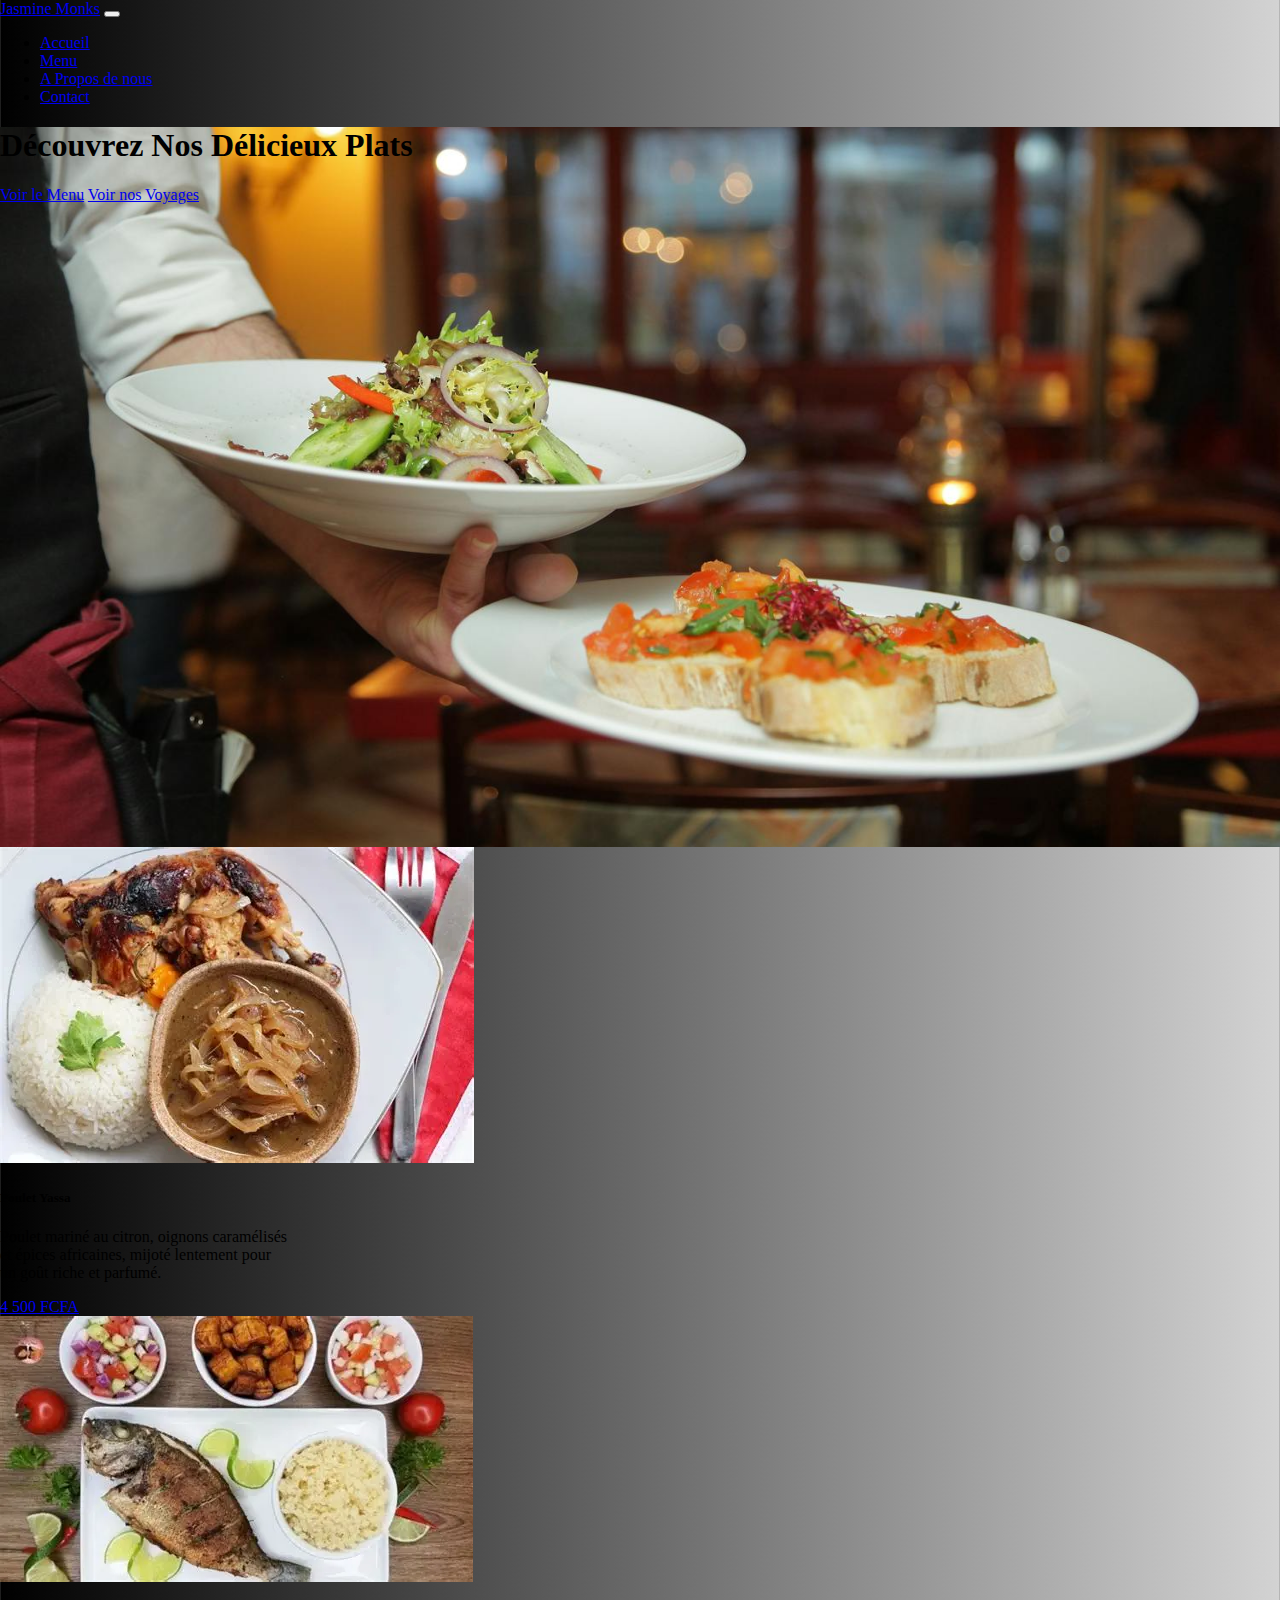
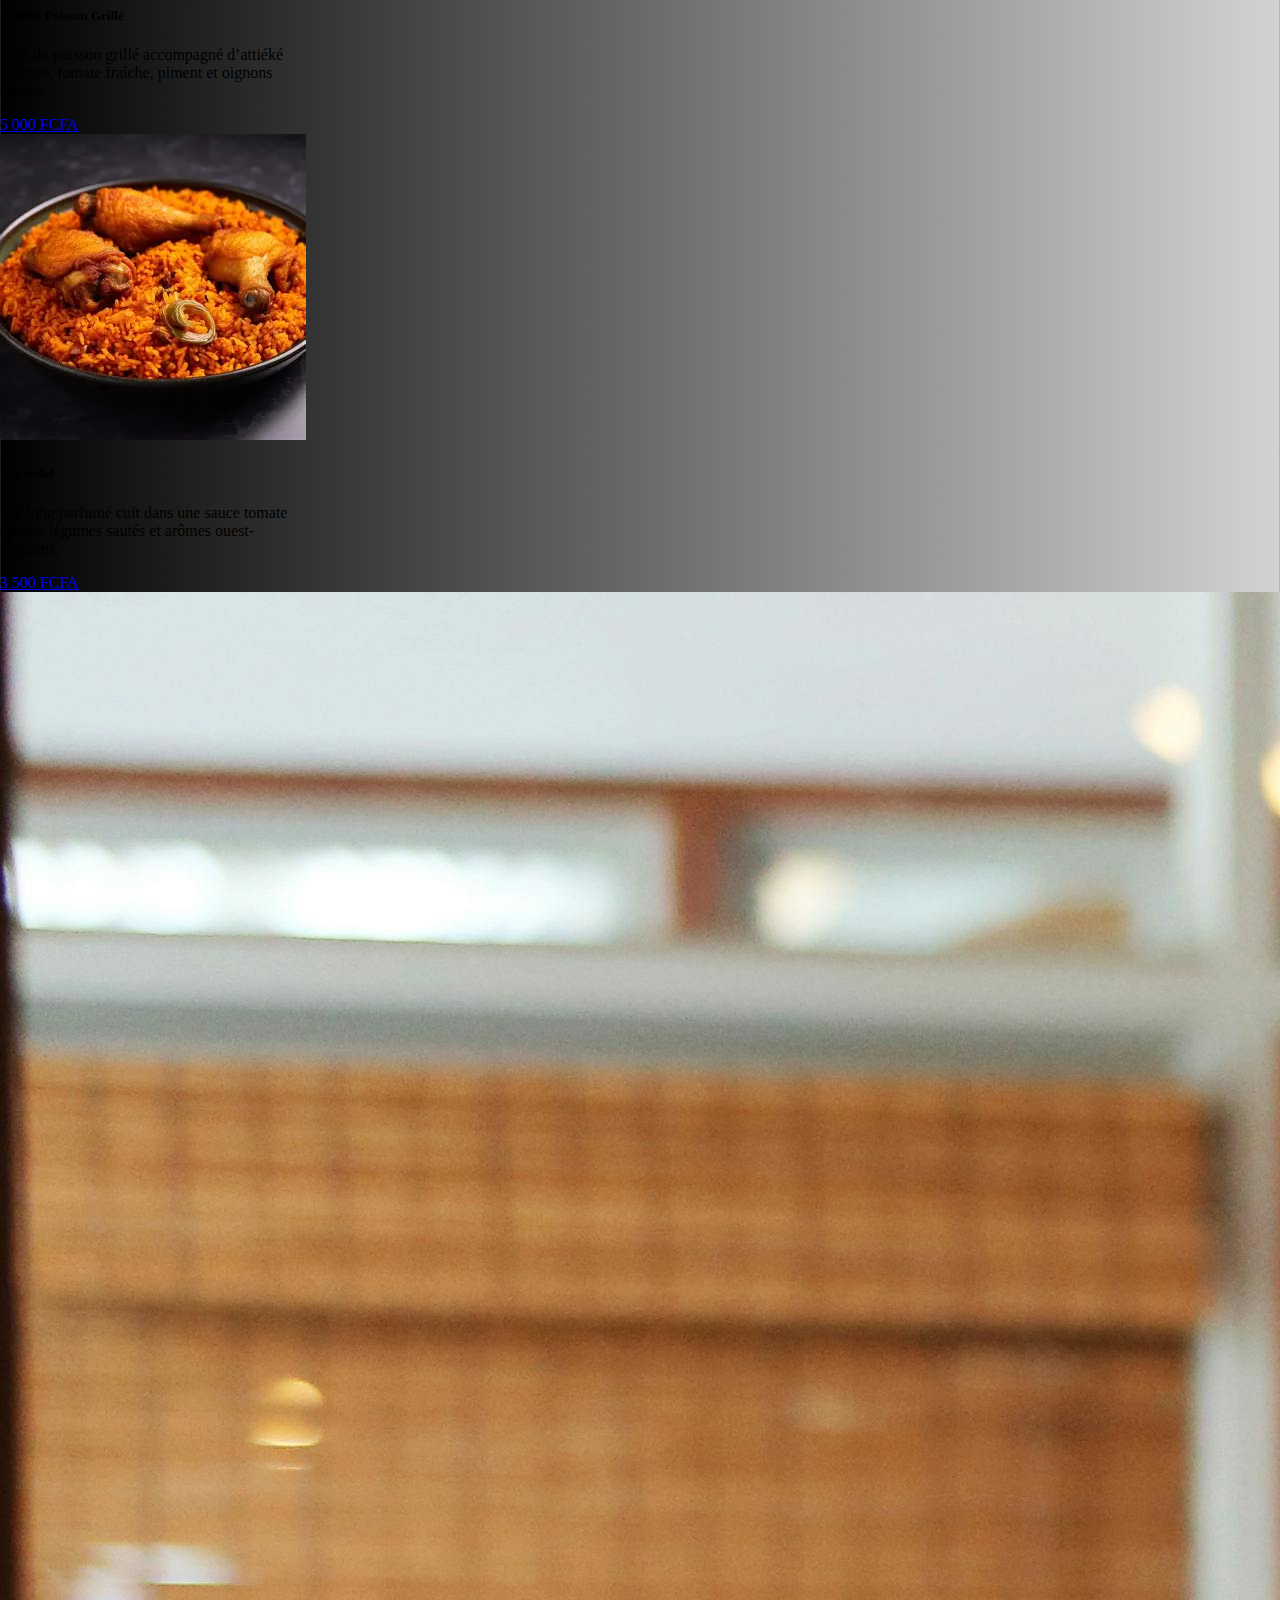
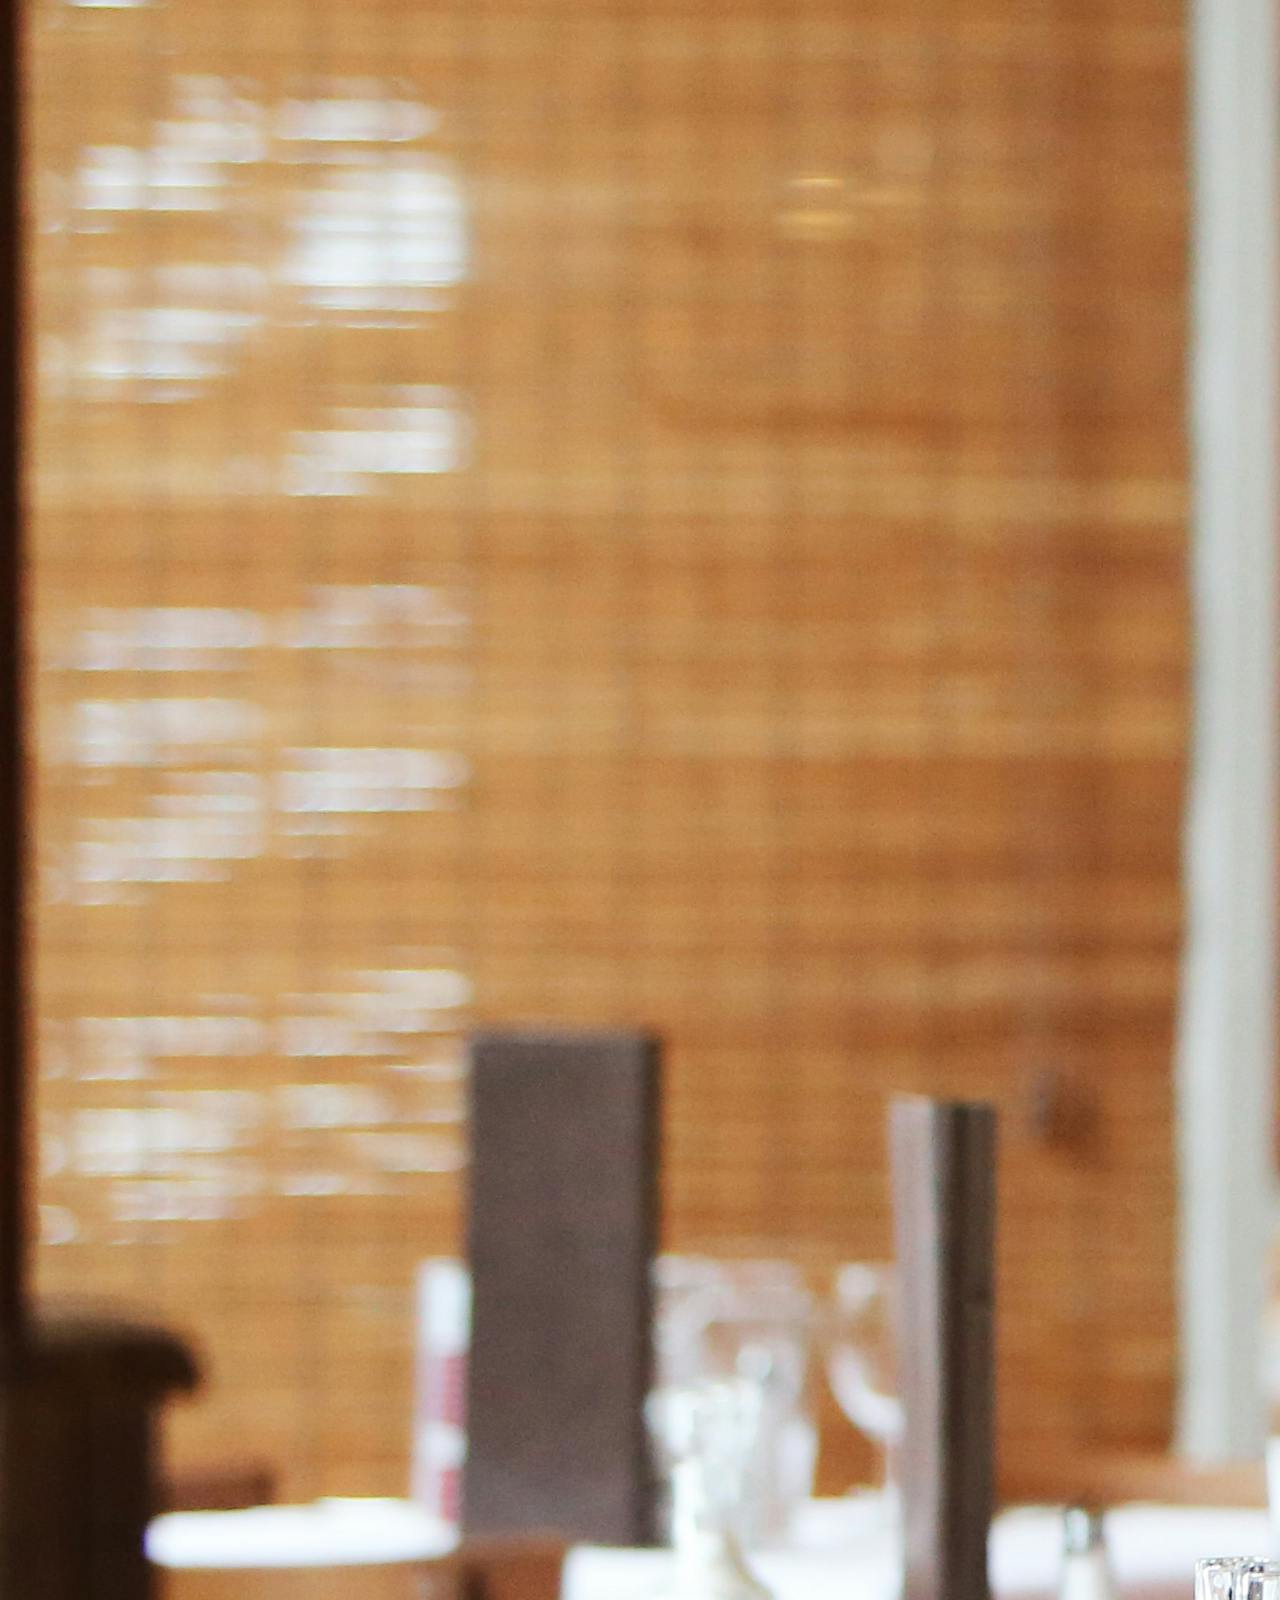
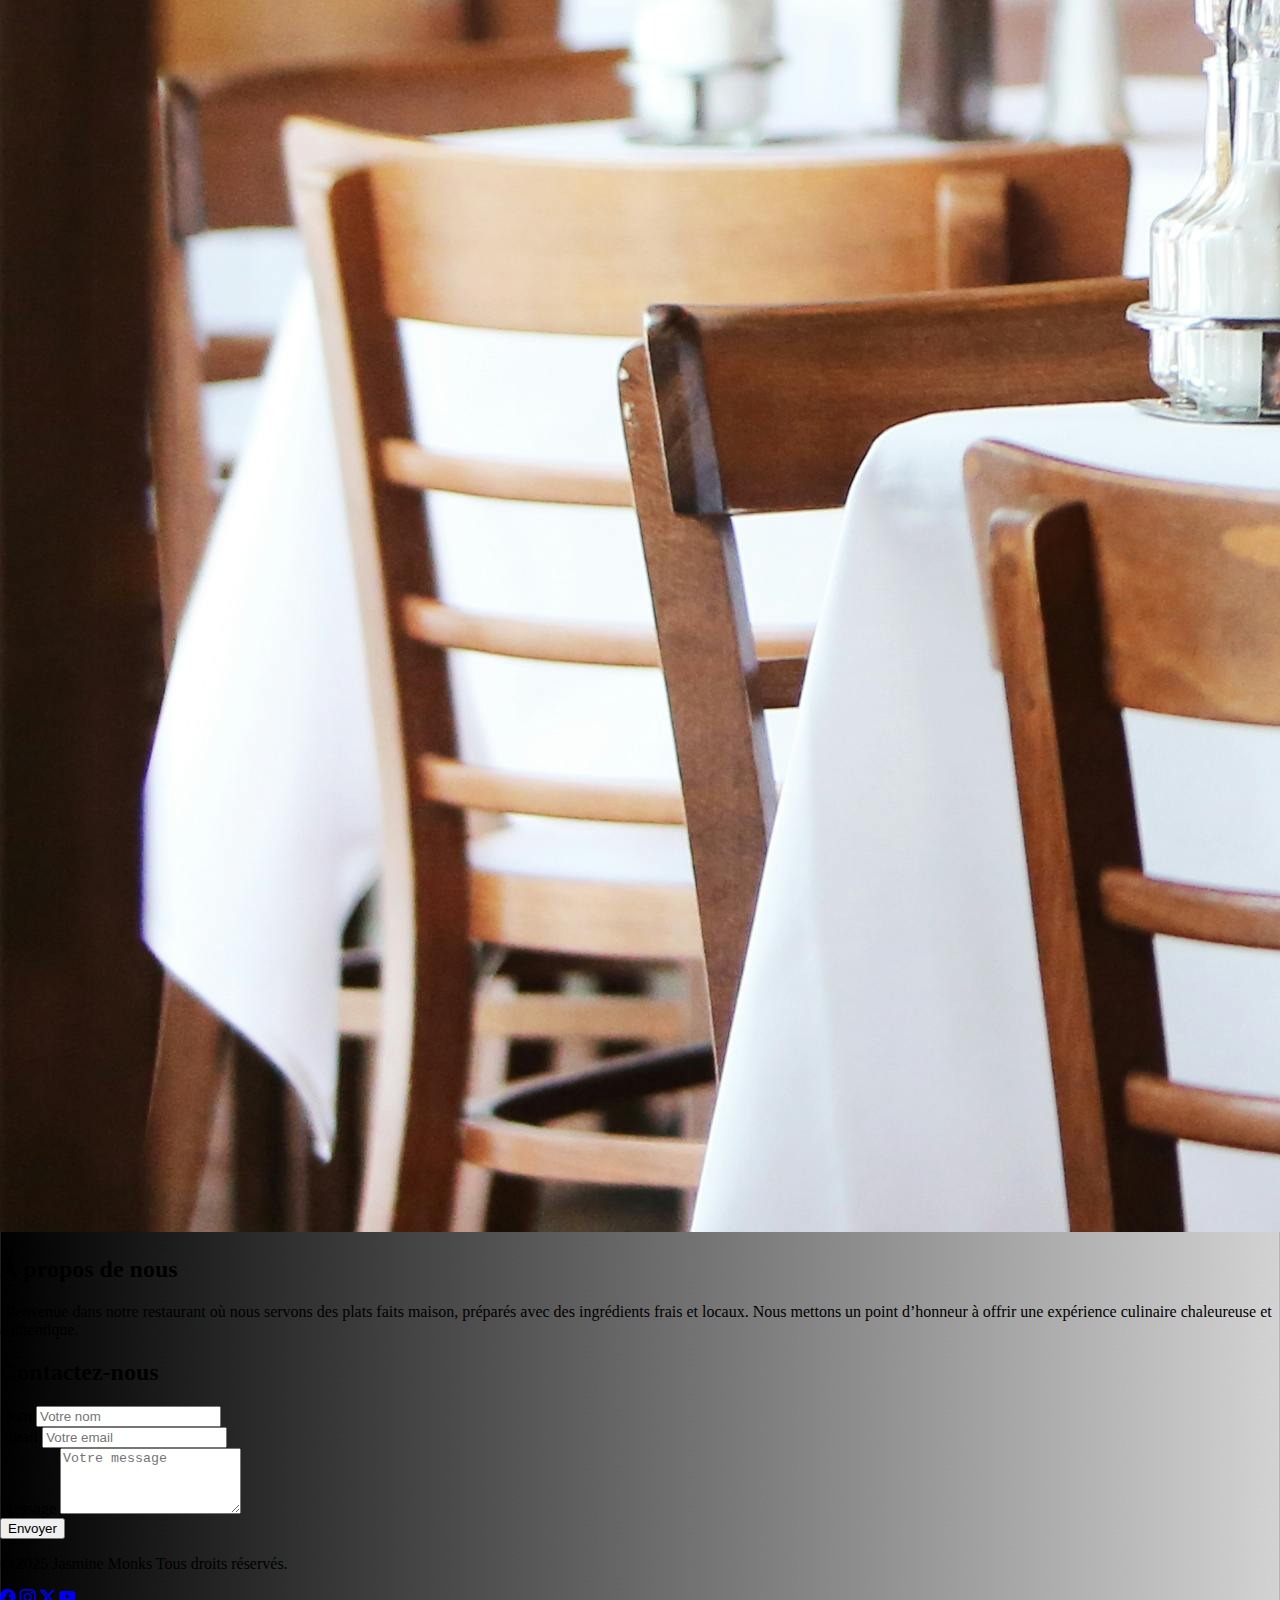
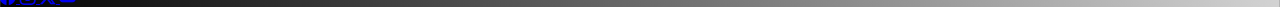
<file: index.html>
<!DOCTYPE html>
<html lang="en">
  <head>
    <meta charset="UTF-8" />
    <meta name="viewport" content="width=device-width, initial-scale=1.0" />
    <title>Document</title>
    <link rel="stylesheet" href="style.css" />
    <link
      href="https://cdn.jsdelivr.net/npm/bootstrap@5.3.8/dist/css/bootstrap.min.css"
      rel="stylesheet"
      integrity="sha384-sRIl4kxILFvY47J16cr9ZwB07vP4J8+LH7qKQnuqkuIAvNWLzeN8tE5YBujZqJLB"
      crossorigin="anonymous"
    />
    <link
      rel="stylesheet"
      href="https://cdn.jsdelivr.net/npm/bootstrap-icons@1.11.1/font/bootstrap-icons.css"
    />
  </head>
  <body>
    <header>
      <nav class="navbar navbar-expand-lg bg-body-tertiary">
        <div class="container-fluid">
          <a class="navbar-brand" href="#">Jasmine Monks</a>
          <button
            class="navbar-toggler"
            type="button"
            data-bs-toggle="collapse"
            data-bs-target="#navbarNav"
            aria-controls="navbarNav"
            aria-expanded="false"
            aria-label="Toggle navigation"
          >
            <span class="navbar-toggler-icon"></span>
          </button>
          <div
            class="collapse navbar-collapse container"
            id="navbarNav"
            style="justify-content: center"
          >
            <ul class="navbar-nav">
              <li class="nav-item">
                <a class="nav-link active" aria-current="page" href="#Heros"
                  >Accueil</a
                >
              </li>
              <li class="nav-item">
                <a class="nav-link" href="#menu">Menu</a>
              </li>
              <li class="nav-item">
                <a class="nav-link" href="#Apropos">A Propos de nous</a>
              </li>
              <li class="nav-item">
                <a class="nav-link" href="#contact">Contact</a>
              </li>
            </ul>
          </div>
        </div>
      </nav>
    </header>

    <section
      class="hero1 d-flex justify-content-center align-items-center text-center"
      id="Heros"
    >
      <div>
        <h1 class="text-white fw-bold">Découvrez Nos Délicieux Plats</h1>
        <a href="#menu" class="btn btn-secondary mt-3">Voir le Menu</a>
        <a href="index2.html" class="btn btn-primary mt-3">Voir nos Voyages</a>
      </div>
    </section>

    <section class="d-flex justify-content-around flex-wrap my-5" id="menu">
      <div class="card" style="width: 18rem">
        <img src="/yassa.webp" class="card-img-top" alt="..." />
        <div class="card-body">
          <h5 class="card-title">Poulet Yassa</h5>
          <p class="card-text">
            Poulet mariné au citron, oignons caramélisés et épices africaines,
            mijoté lentement pour un goût riche et parfumé.
          </p>
        </div>
        <div class="card-body">
          <a href="#" class="card-link">4 500 FCFA</a>
        </div>
      </div>

      <div class="card" style="width: 18rem">
        <img src="/att.webp" class="card-img-top" alt="..." />
        <div class="card-body">
          <h5 class="card-title">Attiéké Poisson Grillé</h5>
          <p class="card-text">
            Filet de poisson grillé accompagné d’attiéké ivoirien, tomate
            fraîche, piment et oignons épicés.
          </p>
        </div>
        <div class="card-body">
          <a href="#" class="card-link">5 000 FCFA</a>
        </div>
      </div>

      <div class="card" style="width: 18rem">
        <img src="/jos.webp" class="card-img-top" alt="..." />
        <div class="card-body">
          <h5 class="card-title">Riz Jollof</h5>
          <p class="card-text">
            Riz long parfumé cuit dans une sauce tomate épicée, légumes sautés
            et arômes ouest-africains.
          </p>
        </div>
        <div class="card-body">
          <a href="#" class="card-link">3 500 FCFA</a>
        </div>
      </div>
    </section>

    <section class="container my-5" id="Apropos">
      <div class="row align-items-center">
        <div class="col-md-6">
          <img
            src="/pexels-life-of-pix-67468.jpg"
            alt="Notre restaurant"
            class="img-fluid rounded"
          />
        </div>
        <div class="col-md-6">
          <h2 class="fw-bold mb-3">À propos de nous</h2>
          <p>
            Bienvenue dans notre restaurant où nous servons des plats faits
            maison, préparés avec des ingrédients frais et locaux. Nous mettons
            un point d’honneur à offrir une expérience culinaire chaleureuse et
            authentique.
          </p>
        </div>
      </div>
    </section>

    <section class="container my-5" id="contact">
      <h2 class="text-center mb-4">Contactez-nous</h2>

      <form class="mx-auto" style="max-width: 600px">
        <div class="mb-3">
          <label for="name" class="form-label">Nom</label>
          <input
            type="text"
            class="form-control"
            id="name"
            placeholder="Votre nom"
          />
        </div>

        <div class="mb-3">
          <label for="email" class="form-label">Email</label>
          <input
            type="email"
            class="form-control"
            id="email"
            placeholder="Votre email"
          />
        </div>

        <div class="mb-3">
          <label for="message" class="form-label">Message</label>
          <textarea
            class="form-control"
            id="message"
            rows="4"
            placeholder="Votre message"
          ></textarea>
        </div>

        <button type="submit" class="btn btn-secondary w-100">Envoyer</button>
      </form>
    </section>

    <footer class="bg-dark text-white py-4">
      <div class="container text-center">
        <p class="mb-2">© 2025 Jasmine Monks Tous droits réservés.</p>
        <div>
          <a href="#" class="text-white me-3">
            <i class="bi bi-facebook"></i>
          </a>
          <a href="#" class="text-white me-3">
            <i class="bi bi-instagram"></i>
          </a>
          <a href="#" class="text-white me-3">
            <i class="bi bi-twitter-x"></i>
          </a>
          <a href="#" class="text-white">
            <i class="bi bi-youtube"></i>
          </a>
        </div>
      </div>
    </footer>
  </body>
</html>
</file>
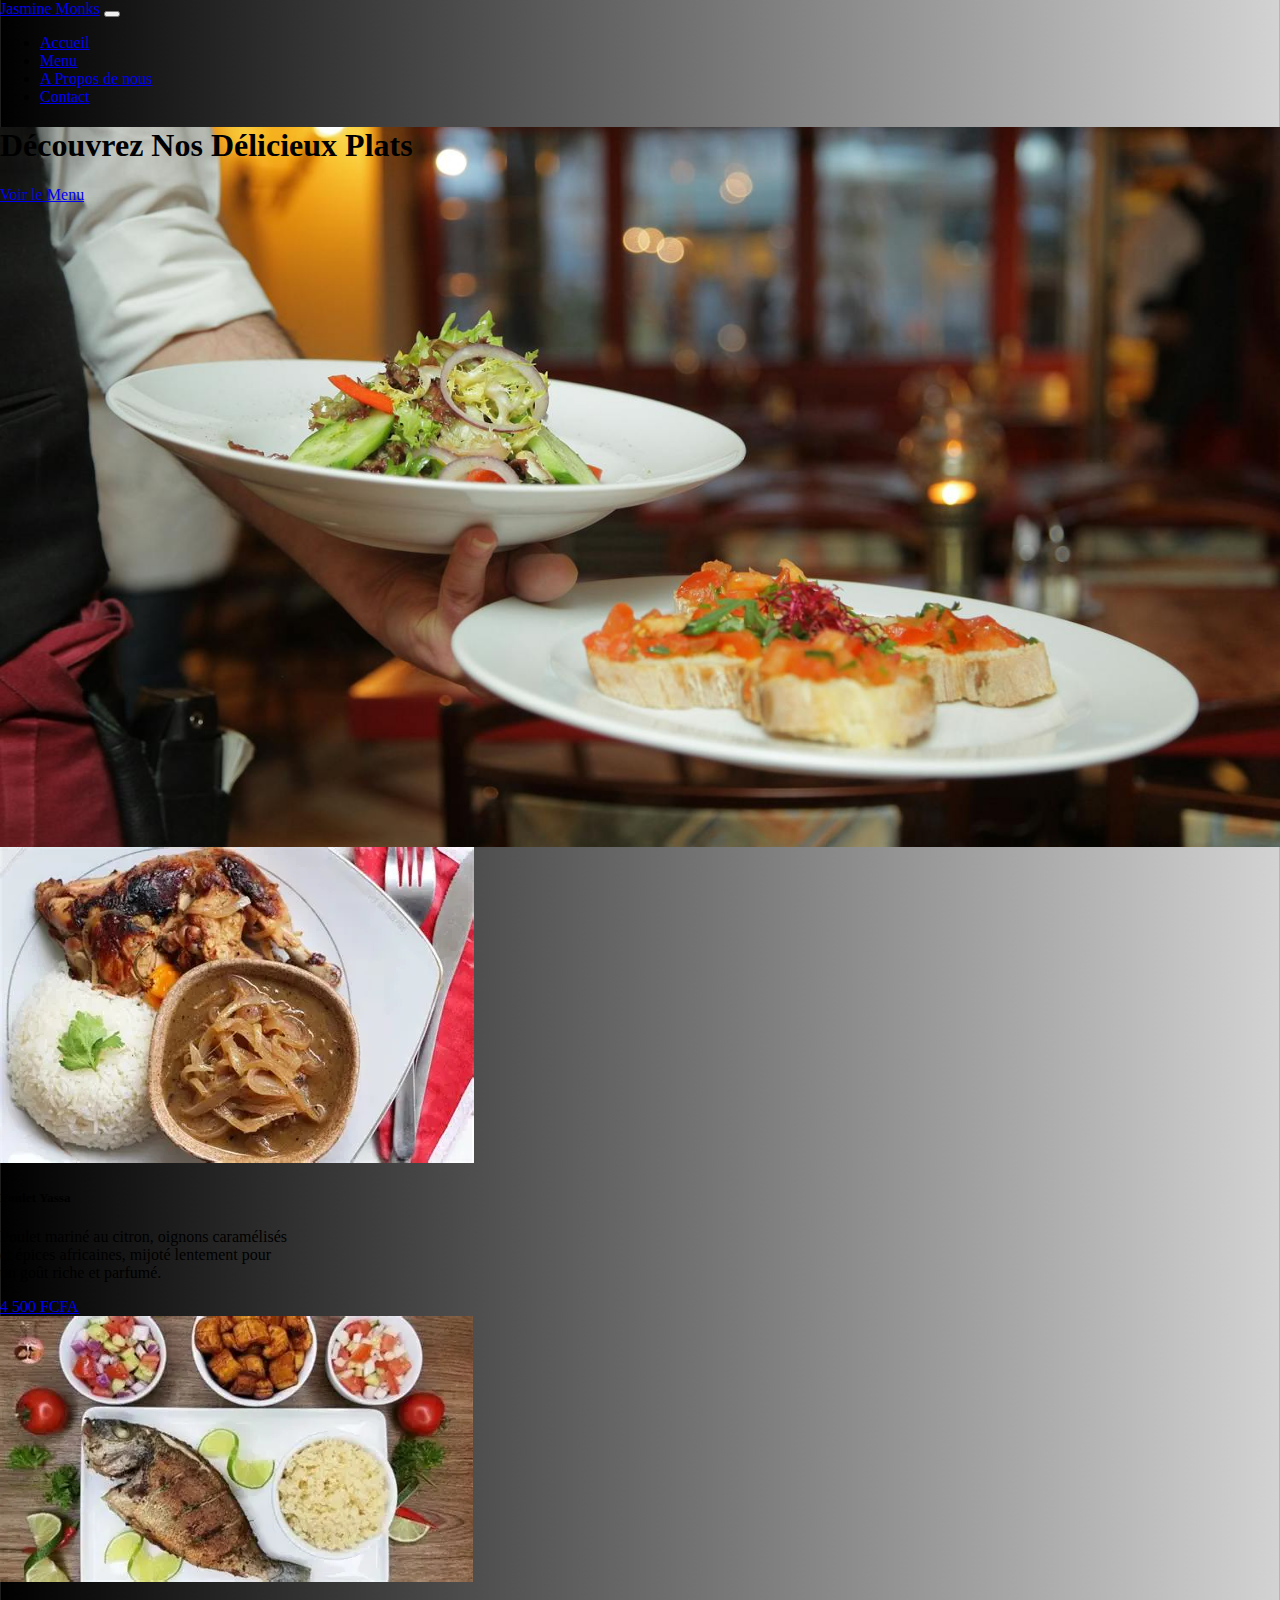
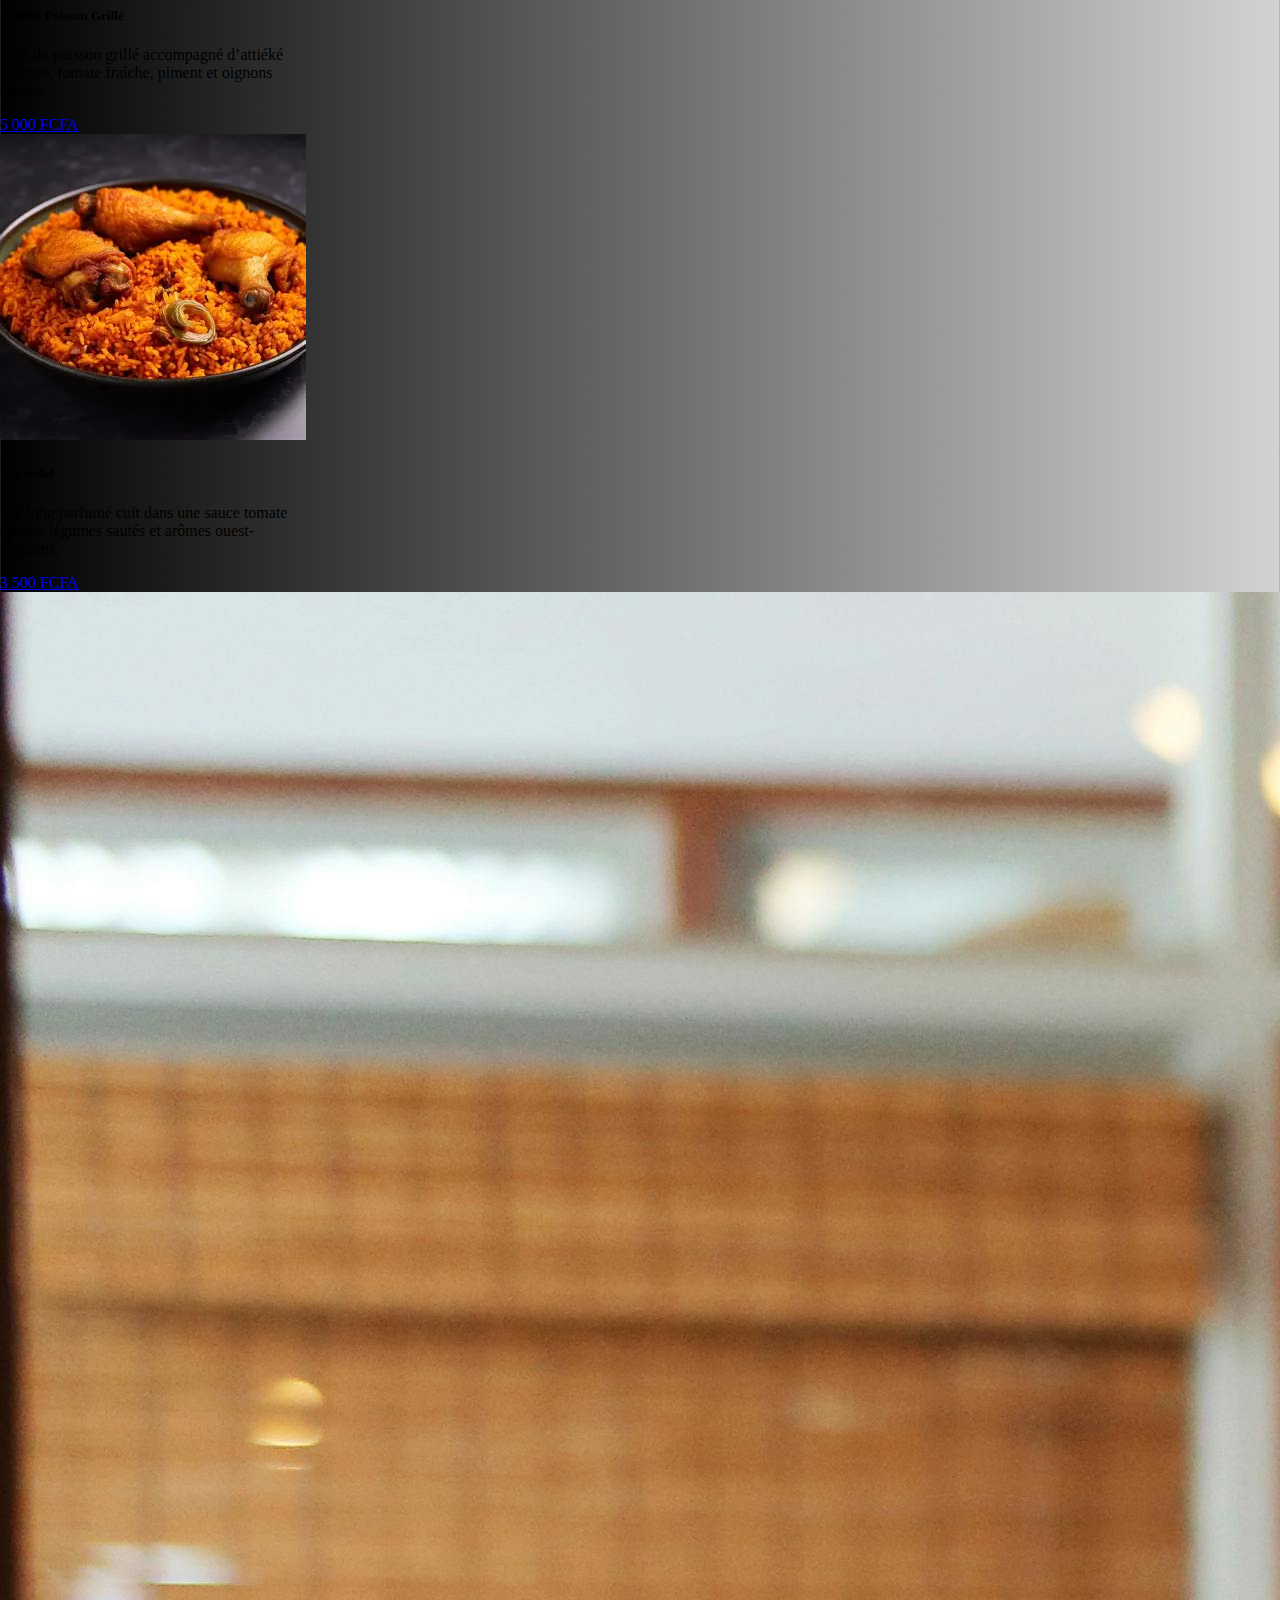
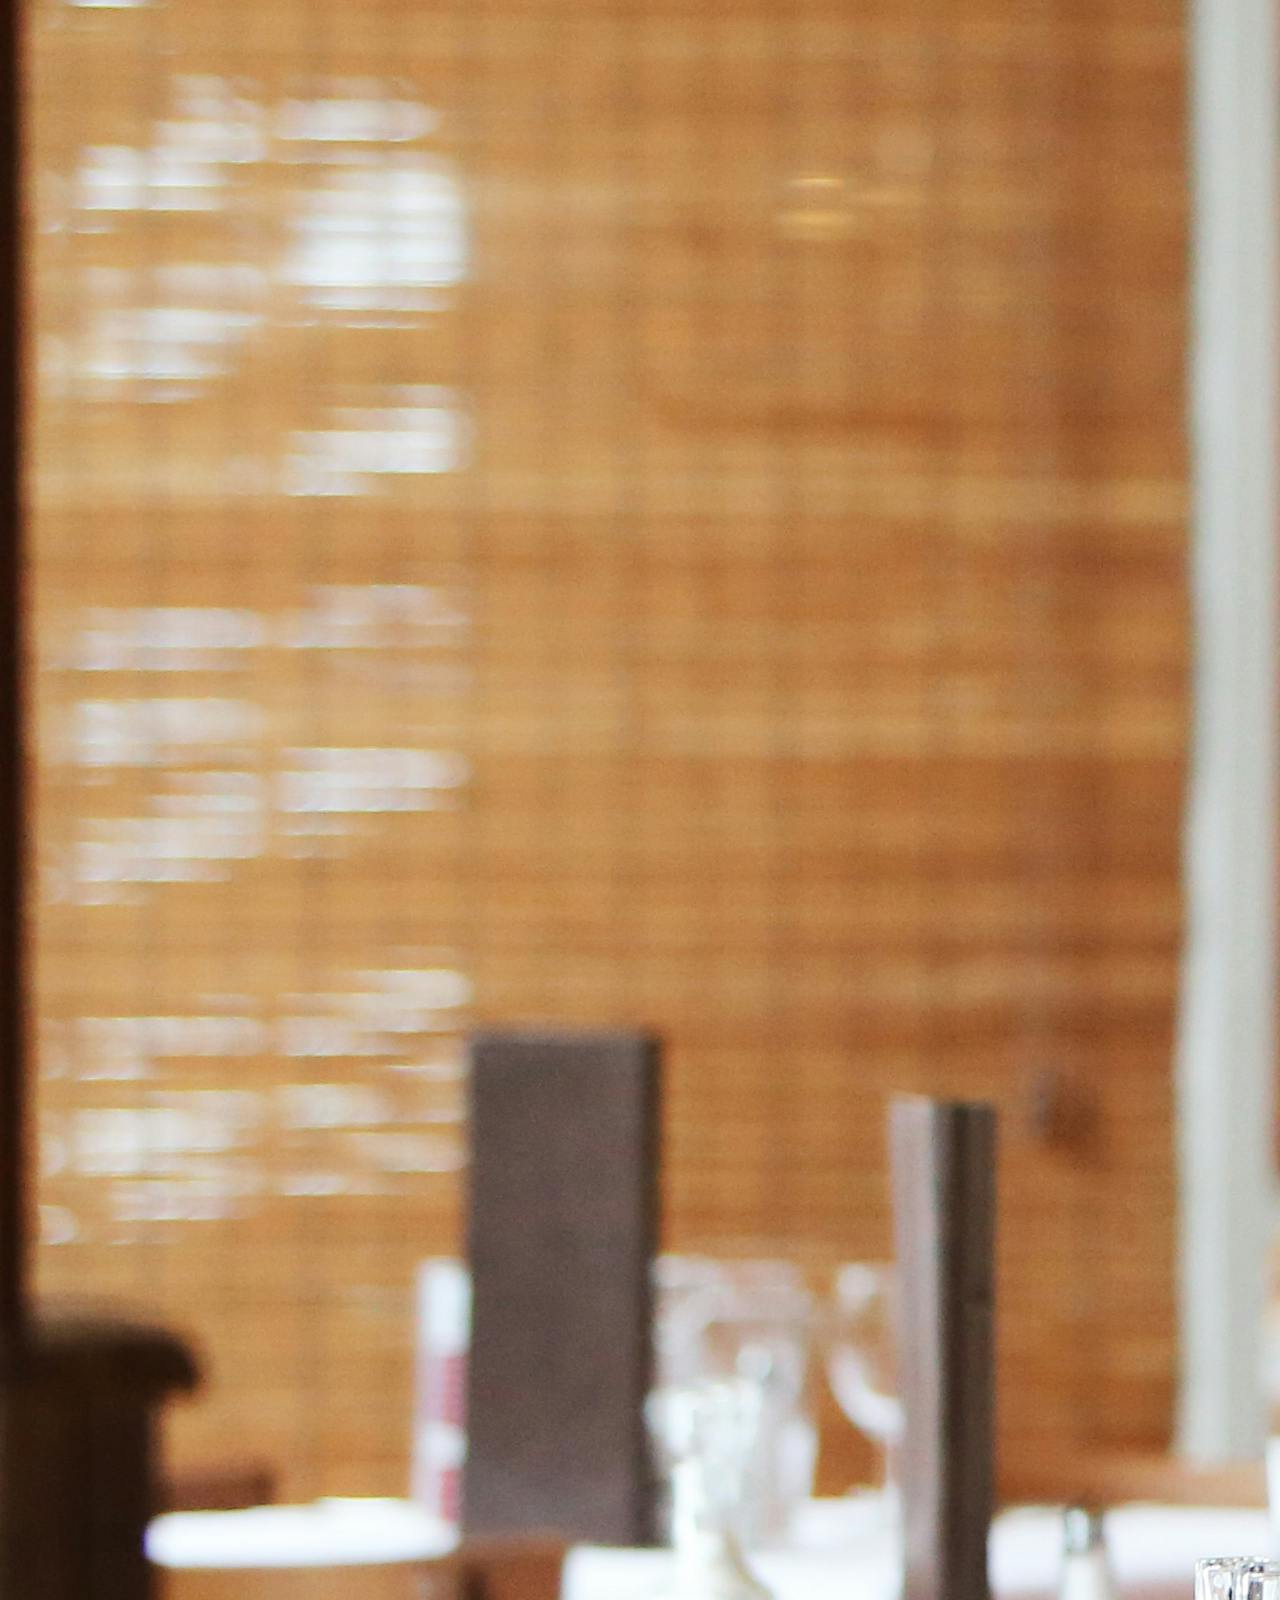
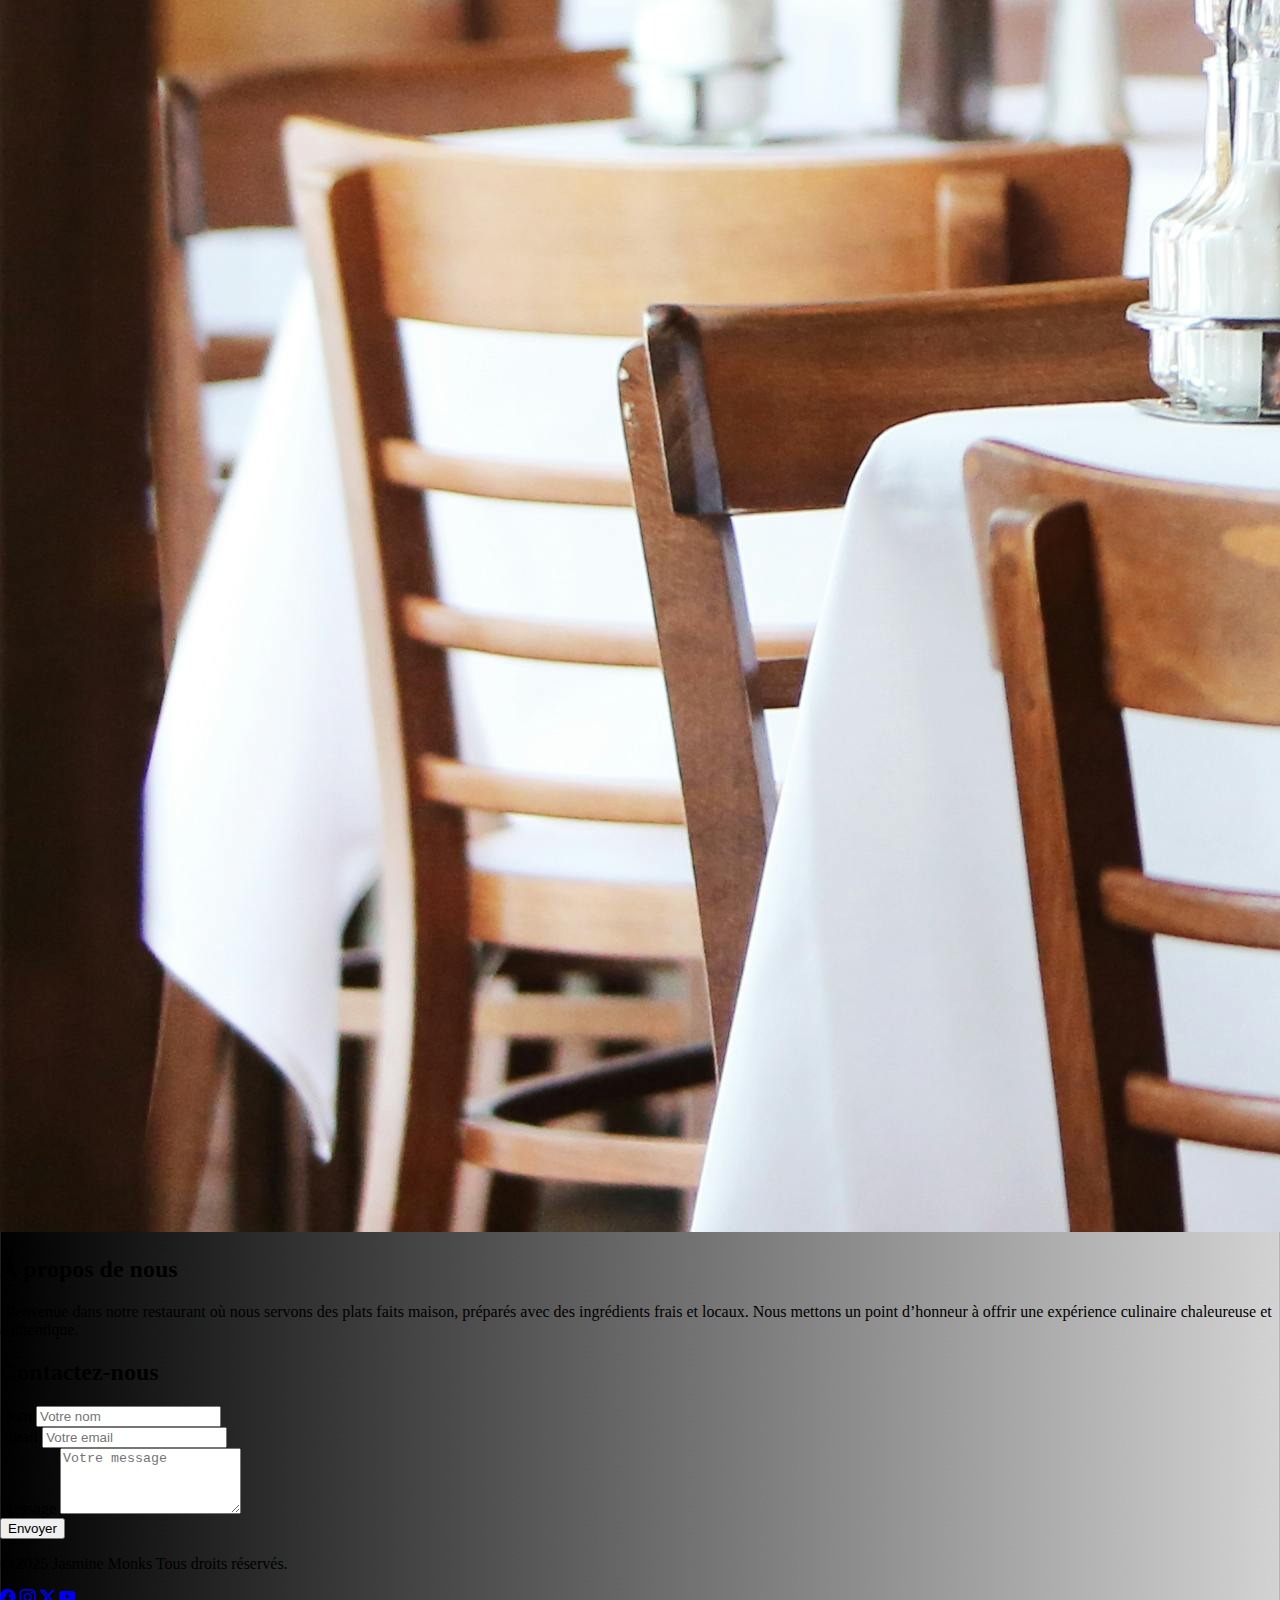
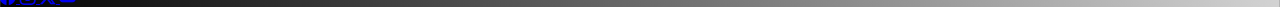
<file: Restaurant_fictif/index.html>
<!DOCTYPE html>
<html lang="en">
  <head>
    <meta charset="UTF-8" />
    <meta name="viewport" content="width=device-width, initial-scale=1.0" />
    <title>Document</title>
    <link rel="stylesheet" href="style.css" />
    <link
      href="https://cdn.jsdelivr.net/npm/bootstrap@5.3.8/dist/css/bootstrap.min.css"
      rel="stylesheet"
      integrity="sha384-sRIl4kxILFvY47J16cr9ZwB07vP4J8+LH7qKQnuqkuIAvNWLzeN8tE5YBujZqJLB"
      crossorigin="anonymous"
    />
    <link
      rel="stylesheet"
      href="https://cdn.jsdelivr.net/npm/bootstrap-icons@1.11.1/font/bootstrap-icons.css"
    />
  </head>
  <body>
    <header>
      <nav class="navbar navbar-expand-lg bg-body-tertiary">
        <div class="container-fluid">
          <a class="navbar-brand" href="#">Jasmine Monks</a>
          <button
            class="navbar-toggler"
            type="button"
            data-bs-toggle="collapse"
            data-bs-target="#navbarNav"
            aria-controls="navbarNav"
            aria-expanded="false"
            aria-label="Toggle navigation"
          >
            <span class="navbar-toggler-icon"></span>
          </button>
          <div
            class="collapse navbar-collapse container"
            id="navbarNav"
            style="justify-content: center"
          >
            <ul class="navbar-nav">
              <li class="nav-item">
                <a class="nav-link active" aria-current="page" href="#Heros"
                  >Accueil</a
                >
              </li>
              <li class="nav-item">
                <a class="nav-link" href="#menu">Menu</a>
              </li>
              <li class="nav-item">
                <a class="nav-link" href="#Apropos">A Propos de nous</a>
              </li>
              <li class="nav-item">
                <a class="nav-link" href="#contact">Contact</a>
              </li>
            </ul>
          </div>
        </div>
      </nav>
    </header>

    <section
      class="hero1 d-flex justify-content-center align-items-center text-center"
      id="Heros"
    >
      <div>
        <h1 class="text-white fw-bold">Découvrez Nos Délicieux Plats</h1>
        <a href="#menu" class="btn btn-secondary mt-3">Voir le Menu</a>
      </div>
    </section>

    <section class="d-flex justify-content-around flex-wrap my-5" id="menu">
      <div class="card" style="width: 18rem">
        <img src="/yassa.webp" class="card-img-top" alt="..." />
        <div class="card-body">
          <h5 class="card-title">Poulet Yassa</h5>
          <p class="card-text">
            Poulet mariné au citron, oignons caramélisés et épices africaines,
            mijoté lentement pour un goût riche et parfumé.
          </p>
        </div>
        <div class="card-body">
          <a href="#" class="card-link">4 500 FCFA</a>
        </div>
      </div>

      <div class="card" style="width: 18rem">
        <img src="/att.webp" class="card-img-top" alt="..." />
        <div class="card-body">
          <h5 class="card-title">Attiéké Poisson Grillé</h5>
          <p class="card-text">
            Filet de poisson grillé accompagné d’attiéké ivoirien, tomate
            fraîche, piment et oignons épicés.
          </p>
        </div>
        <div class="card-body">
          <a href="#" class="card-link">5 000 FCFA</a>
        </div>
      </div>

      <div class="card" style="width: 18rem">
        <img src="/jos.webp" class="card-img-top" alt="..." />
        <div class="card-body">
          <h5 class="card-title">Riz Jollof</h5>
          <p class="card-text">
            Riz long parfumé cuit dans une sauce tomate épicée, légumes sautés
            et arômes ouest-africains.
          </p>
        </div>
        <div class="card-body">
          <a href="#" class="card-link">3 500 FCFA</a>
        </div>
      </div>
    </section>

    <section class="container my-5" id="Apropos">
      <div class="row align-items-center">
        <div class="col-md-6">
          <img
            src="/pexels-life-of-pix-67468.jpg"
            alt="Notre restaurant"
            class="img-fluid rounded"
          />
        </div>
        <div class="col-md-6">
          <h2 class="fw-bold mb-3">À propos de nous</h2>
          <p>
            Bienvenue dans notre restaurant où nous servons des plats faits
            maison, préparés avec des ingrédients frais et locaux. Nous mettons
            un point d’honneur à offrir une expérience culinaire chaleureuse et
            authentique.
          </p>
        </div>
      </div>
    </section>

    <section class="container my-5" id="contact">
      <h2 class="text-center mb-4">Contactez-nous</h2>

      <form class="mx-auto" style="max-width: 600px">
        <div class="mb-3">
          <label for="name" class="form-label">Nom</label>
          <input
            type="text"
            class="form-control"
            id="name"
            placeholder="Votre nom"
          />
        </div>

        <div class="mb-3">
          <label for="email" class="form-label">Email</label>
          <input
            type="email"
            class="form-control"
            id="email"
            placeholder="Votre email"
          />
        </div>

        <div class="mb-3">
          <label for="message" class="form-label">Message</label>
          <textarea
            class="form-control"
            id="message"
            rows="4"
            placeholder="Votre message"
          ></textarea>
        </div>

        <button type="submit" class="btn btn-secondary w-100">Envoyer</button>
      </form>
    </section>

    <footer class="bg-dark text-white py-4">
      <div class="container text-center">
        <p class="mb-2">© 2025 Jasmine Monks Tous droits réservés.</p>
        <div>
          <a href="#" class="text-white me-3">
            <i class="bi bi-facebook"></i>
          </a>
          <a href="#" class="text-white me-3">
            <i class="bi bi-instagram"></i>
          </a>
          <a href="#" class="text-white me-3">
            <i class="bi bi-twitter-x"></i>
          </a>
          <a href="#" class="text-white">
            <i class="bi bi-youtube"></i>
          </a>
        </div>
      </div>
    </footer>
  </body>
</html>
</file>
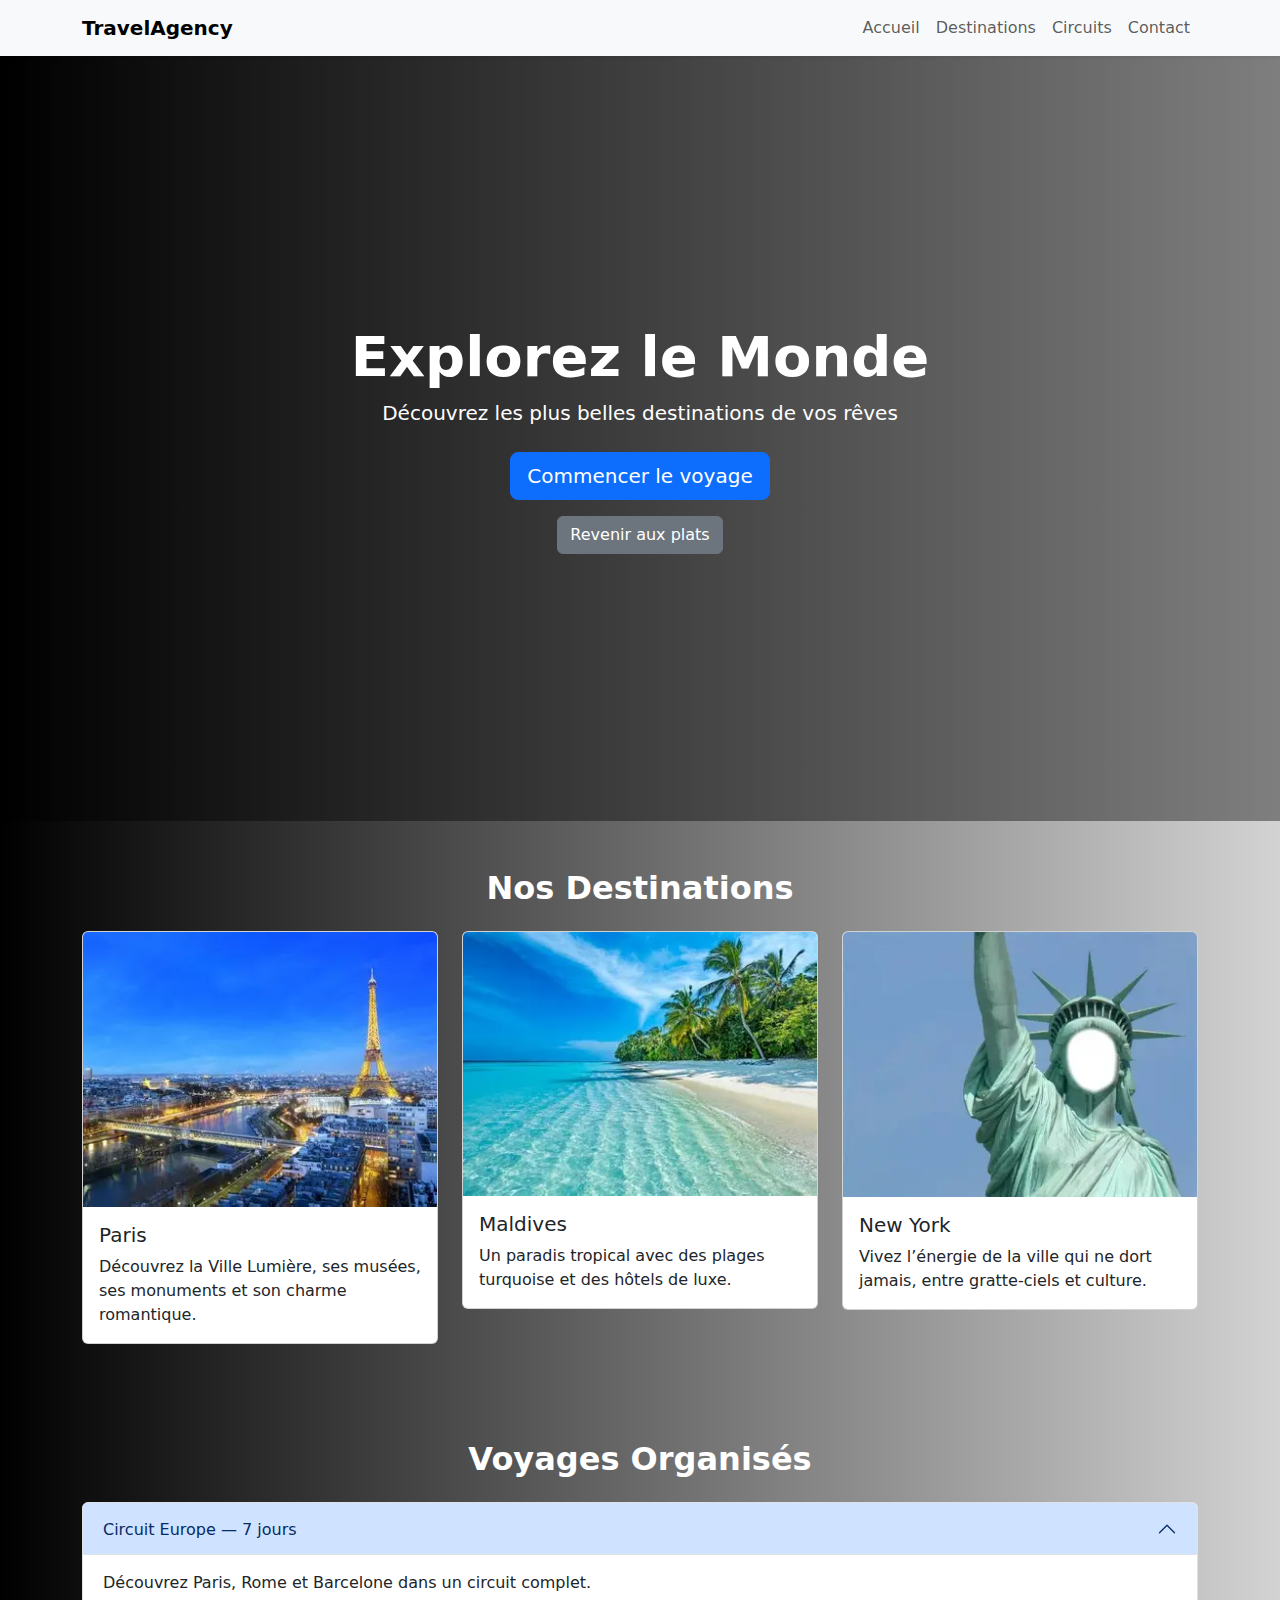
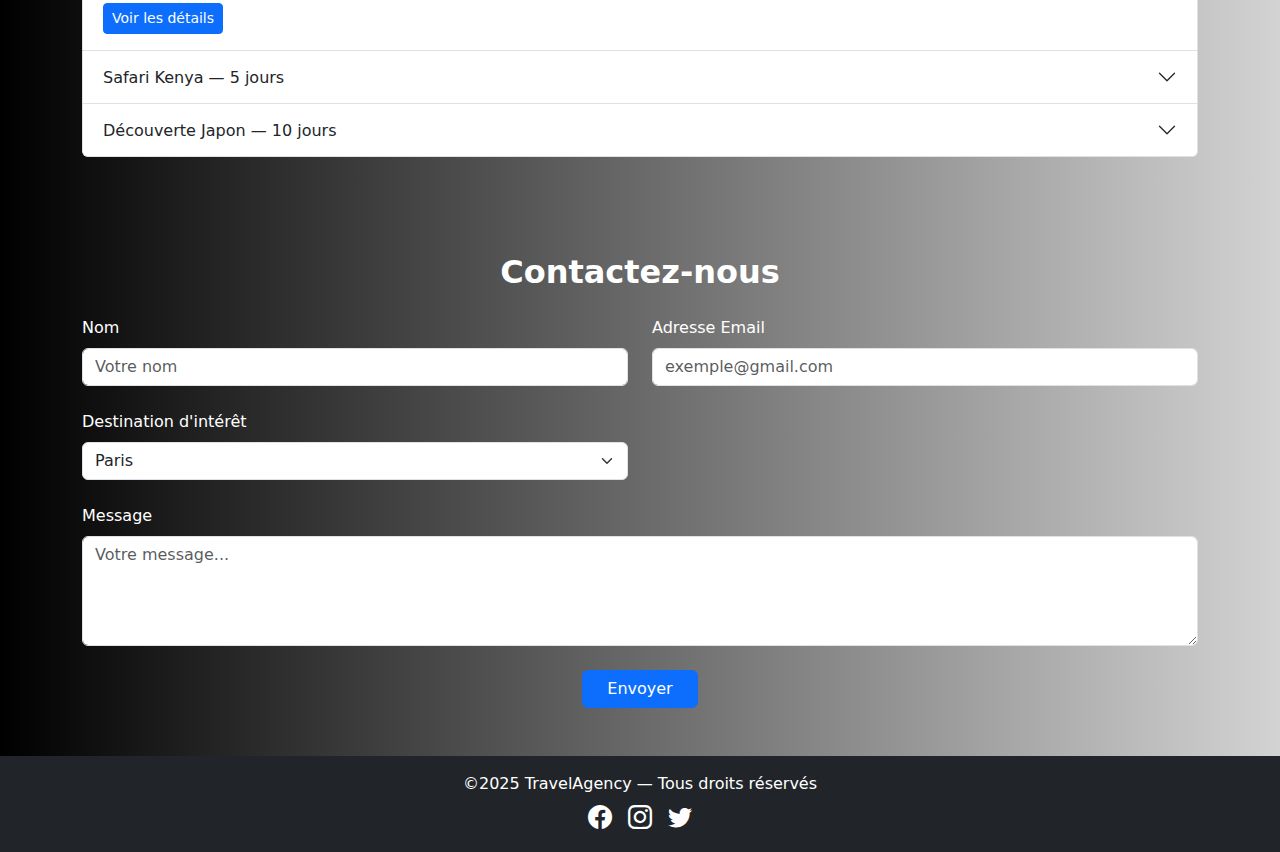
<file: index2.html>
<!DOCTYPE html>
<html lang="fr">
  <head>
    <meta charset="UTF-8" />
    <meta name="viewport" content="width=device-width, initial-scale=1" />
    <title>Agence de Voyage</title>

    <!-- Bootstrap CSS -->
    <link
      href="https://cdn.jsdelivr.net/npm/bootstrap@5.3.0/dist/css/bootstrap.min.css"
      rel="stylesheet"
    />
    <link
      rel="stylesheet"
      href="https://cdn.jsdelivr.net/npm/bootstrap-icons@1.11.1/font/bootstrap-icons.css"
    />
    <link rel="stylesheet" href="style.css" />
  </head>

  <body>
    <nav class="navbar navbar-expand-lg bg-light shadow-sm">
      <div class="container">
        <a class="navbar-brand fw-bold" href="#">TravelAgency</a>
        <button
          class="navbar-toggler"
          type="button"
          data-bs-toggle="collapse"
          data-bs-target="#navbarNav"
        >
          <span class="navbar-toggler-icon"></span>
        </button>

        <div
          class="collapse navbar-collapse justify-content-end"
          id="navbarNav"
        >
          <ul class="navbar-nav">
            <li class="nav-item"><a class="nav-link" href="#">Accueil</a></li>
            <li class="nav-item">
              <a class="nav-link" href="#destinations">Destinations</a>
            </li>
            <li class="nav-item">
              <a class="nav-link" href="#voyages">Circuits</a>
            </li>
            <li class="nav-item">
              <a class="nav-link" href="#contact">Contact</a>
            </li>
          </ul>
        </div>
      </div>
    </nav>

    <section class="hero">
      <div class="hero-content">
        <h1 class="display-4 fw-bold">Explorez le Monde</h1>
        <p class="lead">Découvrez les plus belles destinations de vos rêves</p>
        <a href="#destinations" class="btn btn-primary btn-lg mt-2"
          >Commencer le voyage</a
        >
        <br>
        <a href="index.html" class="btn btn-secondary mt-3">Revenir aux plats</a>
      </div>
    </section>

    <section id="destinations" class="container py-5">
      <h2 class="text-center text-white mb-4 fw-bold">Nos Destinations</h2>

      <div class="row g-4">
        <div class="col-md-4">
          <div class="card">
            <img src="/paris.webp" class="card-img-top" alt="" />
            <div class="card-body">
              <h5 class="card-title">Paris</h5>
              <p class="card-text">
                Découvrez la Ville Lumière, ses musées, ses monuments et son
                charme romantique.
              </p>
            </div>
          </div>
        </div>

        <div class="col-md-4">
          <div class="card">
            <img src="/maldives.webp" class="card-img-top" alt="" />
            <div class="card-body">
              <h5 class="card-title">Maldives</h5>
              <p class="card-text">
                Un paradis tropical avec des plages turquoise et des hôtels de
                luxe.
              </p>
            </div>
          </div>
        </div>

        <div class="col-md-4">
          <div class="card">
            <img src="/ny.webp" class="card-img-top" alt="" />
            <div class="card-body">
              <h5 class="card-title">New York</h5>
              <p class="card-text">
                Vivez l’énergie de la ville qui ne dort jamais, entre
                gratte-ciels et culture.
              </p>
            </div>
          </div>
        </div>
      </div>
    </section>
    <section id="voyages" class="container py-5">
      <h2 class="text-center text-white mb-4 fw-bold">Voyages Organisés</h2>

      <div class="accordion" id="travelAccordion">
        <div class="accordion-item">
          <h2 class="accordion-header">
            <button
              class="accordion-button"
              data-bs-toggle="collapse"
              data-bs-target="#voyage1"
            >
              Circuit Europe — 7 jours
            </button>
          </h2>
          <div
            id="voyage1"
            class="accordion-collapse collapse show"
            data-bs-parent="#travelAccordion"
          >
            <div class="accordion-body">
              Découvrez Paris, Rome et Barcelone dans un circuit complet.
              <br /><a href="#" class="btn btn-sm btn-primary mt-2"
                >Voir les détails</a
              >
            </div>
          </div>
        </div>

        <div class="accordion-item">
          <h2 class="accordion-header">
            <button
              class="accordion-button collapsed"
              data-bs-toggle="collapse"
              data-bs-target="#voyage2"
            >
              Safari Kenya — 5 jours
            </button>
          </h2>
          <div
            id="voyage2"
            class="accordion-collapse collapse"
            data-bs-parent="#travelAccordion"
          >
            <div class="accordion-body">
              Partez à la rencontre des animaux sauvages dans les plaines
              africaines.
              <br /><a href="#" class="btn btn-sm btn-primary mt-2"
                >Voir les détails</a
              >
            </div>
          </div>
        </div>

        <div class="accordion-item">
          <h2 class="accordion-header">
            <button
              class="accordion-button collapsed"
              data-bs-toggle="collapse"
              data-bs-target="#voyage3"
            >
              Découverte Japon — 10 jours
            </button>
          </h2>
          <div
            id="voyage3"
            class="accordion-collapse collapse"
            data-bs-parent="#travelAccordion"
          >
            <div class="accordion-body">
              Explorez Tokyo, Kyoto et Osaka entre tradition et modernité.
              <br /><a href="#" class="btn btn-sm btn-primary mt-2"
                >Voir les détails</a
              >
            </div>
          </div>
        </div>
      </div>
    </section>

    <section id="contact" class="container py-5">
      <h2 class="text-center text-white mb-4 fw-bold">Contactez-nous</h2>

      <form class="row g-4">
        <div class="col-md-6">
          <label for="nom" class="form-label text-white">Nom</label>
          <input
            type="text"
            id="nom"
            class="form-control"
            placeholder="Votre nom"
            required
          />
        </div>

        <div class="col-md-6">
          <label for="email" class="form-label text-white">Adresse Email</label>
          <input
            type="email"
            id="email"
            class="form-control"
            placeholder="exemple@gmail.com"
            required
          />
        </div>

        <div class="col-md-6">
          <label for="destination" class="form-label text-white"
            >Destination d'intérêt</label
          >
          <select id="destination" class="form-select">
            <option>Paris</option>
            <option>Maldives</option>
            <option>New York</option>
            <option>Tokyo</option>
          </select>
        </div>

        <div class="col-md-12">
          <label for="message" class="form-label text-white">Message</label>
          <textarea
            id="message"
            class="form-control"
            rows="4"
            placeholder="Votre message..."
          ></textarea>
        </div>

        <div class="col-12 text-center">
          <button class="btn btn-primary px-4">Envoyer</button>
        </div>
      </form>
    </section>

    <footer class="bg-dark text-white text-center p-3">
      <p class="mb-1">&copy;2025 TravelAgency — Tous droits réservés</p>

      <div class="d-flex justify-content-center gap-3">
        <a href="#" class="text-white fs-4"><i class="bi bi-facebook"></i></a>
        <a href="#" class="text-white fs-4"><i class="bi bi-instagram"></i></a>
        <a href="#" class="text-white fs-4"><i class="bi bi-twitter"></i></a>
      </div>
    </footer>
  </body>
</html>
</file>
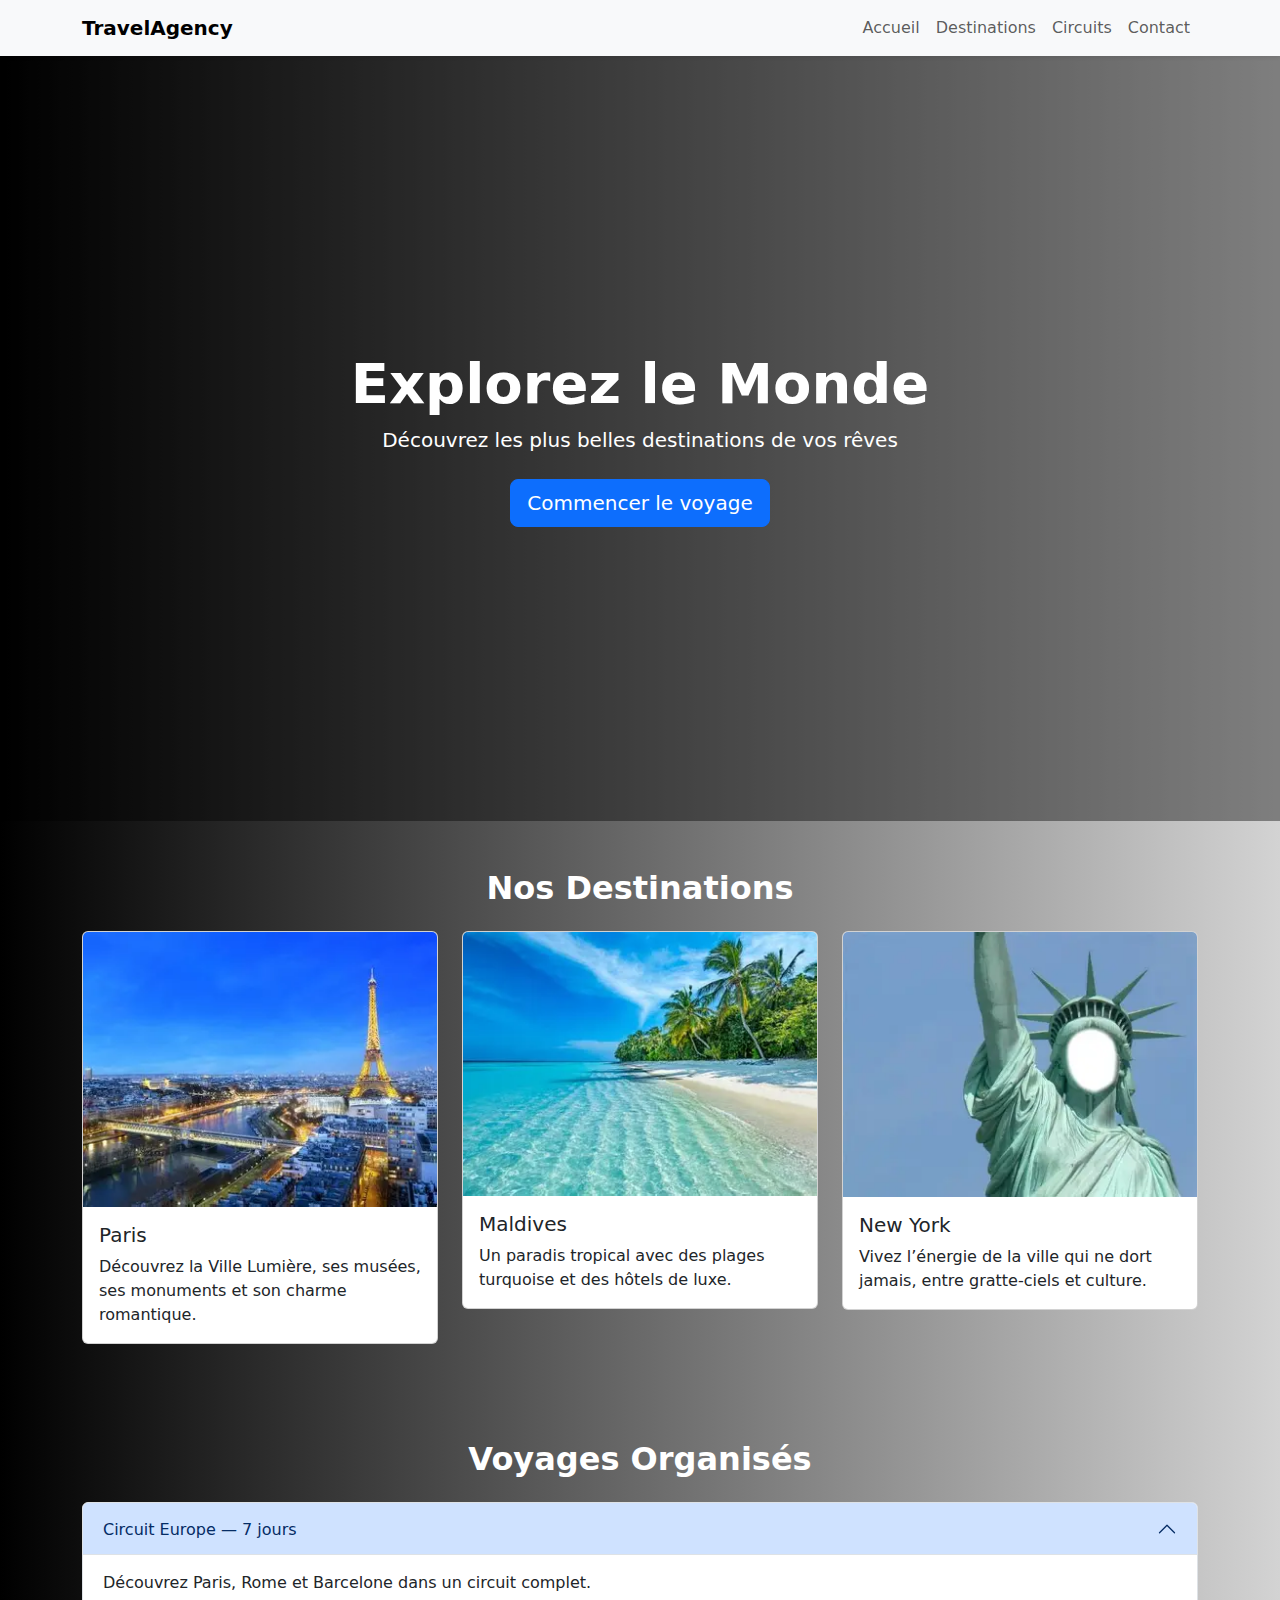
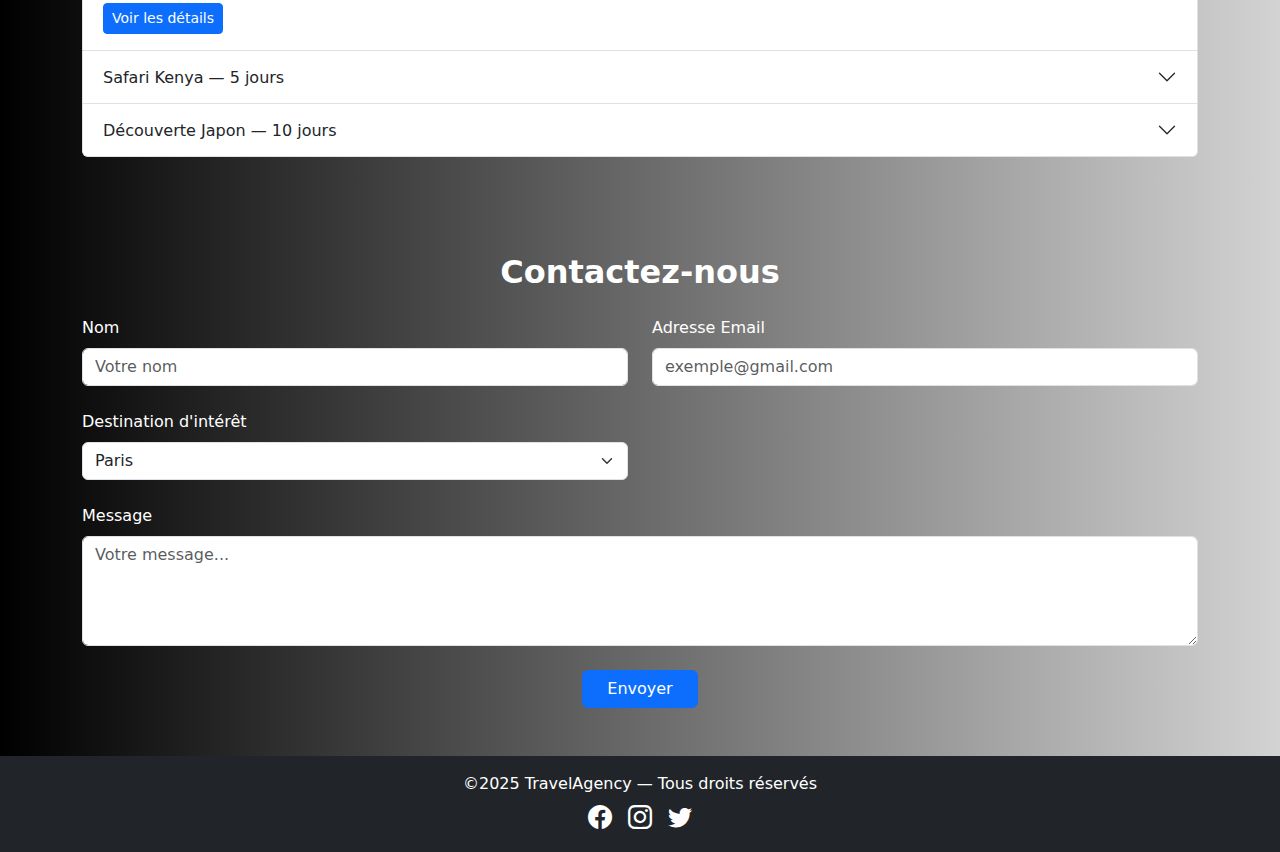
<file: Agence_voyage/index2.html>
<!DOCTYPE html>
<html lang="fr">
  <head>
    <meta charset="UTF-8" />
    <meta name="viewport" content="width=device-width, initial-scale=1" />
    <title>Agence de Voyage</title>

    <!-- Bootstrap CSS -->
    <link
      href="https://cdn.jsdelivr.net/npm/bootstrap@5.3.0/dist/css/bootstrap.min.css"
      rel="stylesheet"
    />
    <link
      rel="stylesheet"
      href="https://cdn.jsdelivr.net/npm/bootstrap-icons@1.11.1/font/bootstrap-icons.css"
    />
    <link rel="stylesheet" href="style.css" />
  </head>

  <body>
    <nav class="navbar navbar-expand-lg bg-light shadow-sm">
      <div class="container">
        <a class="navbar-brand fw-bold" href="#">TravelAgency</a>
        <button
          class="navbar-toggler"
          type="button"
          data-bs-toggle="collapse"
          data-bs-target="#navbarNav"
        >
          <span class="navbar-toggler-icon"></span>
        </button>

        <div
          class="collapse navbar-collapse justify-content-end"
          id="navbarNav"
        >
          <ul class="navbar-nav">
            <li class="nav-item"><a class="nav-link" href="#">Accueil</a></li>
            <li class="nav-item">
              <a class="nav-link" href="#destinations">Destinations</a>
            </li>
            <li class="nav-item">
              <a class="nav-link" href="#voyages">Circuits</a>
            </li>
            <li class="nav-item">
              <a class="nav-link" href="#contact">Contact</a>
            </li>
          </ul>
        </div>
      </div>
    </nav>

    <section class="hero">
      <div class="hero-content">
        <h1 class="display-4 fw-bold">Explorez le Monde</h1>
        <p class="lead">Découvrez les plus belles destinations de vos rêves</p>
        <a href="#destinations" class="btn btn-primary btn-lg mt-2"
          >Commencer le voyage</a
        >
      </div>
    </section>

    <section id="destinations" class="container py-5">
      <h2 class="text-center text-white mb-4 fw-bold">Nos Destinations</h2>

      <div class="row g-4">
        <div class="col-md-4">
          <div class="card">
            <img src="/paris.webp" class="card-img-top" alt="" />
            <div class="card-body">
              <h5 class="card-title">Paris</h5>
              <p class="card-text">
                Découvrez la Ville Lumière, ses musées, ses monuments et son
                charme romantique.
              </p>
            </div>
          </div>
        </div>

        <div class="col-md-4">
          <div class="card">
            <img src="/maldives.webp" class="card-img-top" alt="" />
            <div class="card-body">
              <h5 class="card-title">Maldives</h5>
              <p class="card-text">
                Un paradis tropical avec des plages turquoise et des hôtels de
                luxe.
              </p>
            </div>
          </div>
        </div>

        <div class="col-md-4">
          <div class="card">
            <img src="/ny.webp" class="card-img-top" alt="" />
            <div class="card-body">
              <h5 class="card-title">New York</h5>
              <p class="card-text">
                Vivez l’énergie de la ville qui ne dort jamais, entre
                gratte-ciels et culture.
              </p>
            </div>
          </div>
        </div>
      </div>
    </section>
    <section id="voyages" class="container py-5">
      <h2 class="text-center text-white mb-4 fw-bold">Voyages Organisés</h2>

      <div class="accordion" id="travelAccordion">
        <div class="accordion-item">
          <h2 class="accordion-header">
            <button
              class="accordion-button"
              data-bs-toggle="collapse"
              data-bs-target="#voyage1"
            >
              Circuit Europe — 7 jours
            </button>
          </h2>
          <div
            id="voyage1"
            class="accordion-collapse collapse show"
            data-bs-parent="#travelAccordion"
          >
            <div class="accordion-body">
              Découvrez Paris, Rome et Barcelone dans un circuit complet.
              <br /><a href="#" class="btn btn-sm btn-primary mt-2"
                >Voir les détails</a
              >
            </div>
          </div>
        </div>

        <div class="accordion-item">
          <h2 class="accordion-header">
            <button
              class="accordion-button collapsed"
              data-bs-toggle="collapse"
              data-bs-target="#voyage2"
            >
              Safari Kenya — 5 jours
            </button>
          </h2>
          <div
            id="voyage2"
            class="accordion-collapse collapse"
            data-bs-parent="#travelAccordion"
          >
            <div class="accordion-body">
              Partez à la rencontre des animaux sauvages dans les plaines
              africaines.
              <br /><a href="#" class="btn btn-sm btn-primary mt-2"
                >Voir les détails</a
              >
            </div>
          </div>
        </div>

        <div class="accordion-item">
          <h2 class="accordion-header">
            <button
              class="accordion-button collapsed"
              data-bs-toggle="collapse"
              data-bs-target="#voyage3"
            >
              Découverte Japon — 10 jours
            </button>
          </h2>
          <div
            id="voyage3"
            class="accordion-collapse collapse"
            data-bs-parent="#travelAccordion"
          >
            <div class="accordion-body">
              Explorez Tokyo, Kyoto et Osaka entre tradition et modernité.
              <br /><a href="#" class="btn btn-sm btn-primary mt-2"
                >Voir les détails</a
              >
            </div>
          </div>
        </div>
      </div>
    </section>

    <section id="contact" class="container py-5">
      <h2 class="text-center text-white mb-4 fw-bold">Contactez-nous</h2>

      <form class="row g-4">
        <div class="col-md-6">
          <label for="nom" class="form-label text-white">Nom</label>
          <input
            type="text"
            id="nom"
            class="form-control"
            placeholder="Votre nom"
            required
          />
        </div>

        <div class="col-md-6">
          <label for="email" class="form-label text-white">Adresse Email</label>
          <input
            type="email"
            id="email"
            class="form-control"
            placeholder="exemple@gmail.com"
            required
          />
        </div>

        <div class="col-md-6">
          <label for="destination" class="form-label text-white"
            >Destination d'intérêt</label
          >
          <select id="destination" class="form-select">
            <option>Paris</option>
            <option>Maldives</option>
            <option>New York</option>
            <option>Tokyo</option>
          </select>
        </div>

        <div class="col-md-12">
          <label for="message" class="form-label text-white">Message</label>
          <textarea
            id="message"
            class="form-control"
            rows="4"
            placeholder="Votre message..."
          ></textarea>
        </div>

        <div class="col-12 text-center">
          <button class="btn btn-primary px-4">Envoyer</button>
        </div>
      </form>
    </section>

    <footer class="bg-dark text-white text-center p-3">
      <p class="mb-1">&copy;2025 TravelAgency — Tous droits réservés</p>

      <div class="d-flex justify-content-center gap-3">
        <a href="#" class="text-white fs-4"><i class="bi bi-facebook"></i></a>
        <a href="#" class="text-white fs-4"><i class="bi bi-instagram"></i></a>
        <a href="#" class="text-white fs-4"><i class="bi bi-twitter"></i></a>
      </div>
    </footer>
  </body>
</html>
</file>
<file: style.css>
.hero1 {
  height: 80vh;
  background-image: url("/pexels-photo-262978.jpeg");
  background-size: cover;
  background-position: center;
  background-repeat: no-repeat;
}

body {
  min-height: 100vh;
  margin: 0;
  background: linear-gradient(to right, #000000, #d3d3d3);
}

.hero {
  background: url("https://images.unsplash.com/photo-1507525428034-b723cf961d3e")
    center/cover no-repeat;
  height: 85vh;
  display: flex;
  align-items: center;
  justify-content: center;
  text-align: center;
  color: white;
  position: relative;
}

.hero::after {
  content: "";
  position: absolute;
  top: 0;
  left: 0;
  right: 0;
  bottom: 0;
  background: rgba(0, 0, 0, 0.4);
}

.hero-content {
  position: relative;
  z-index: 2;
}
</file>
<file: Restaurant_fictif/style.css>
.hero1 {
  height: 80vh;
  background-image: url("/pexels-photo-262978.jpeg");
  background-size: cover;
  background-position: center;
  background-repeat: no-repeat;
}

body {
  min-height: 100vh;
  margin: 0;
  background: linear-gradient(to right, #000000, #d3d3d3);
}

.hero {
  background: url("https://images.unsplash.com/photo-1507525428034-b723cf961d3e")
    center/cover no-repeat;
  height: 85vh;
  display: flex;
  align-items: center;
  justify-content: center;
  text-align: center;
  color: white;
  position: relative;
}

.hero::after {
  content: "";
  position: absolute;
  top: 0;
  left: 0;
  right: 0;
  bottom: 0;
  background: rgba(0, 0, 0, 0.4);
}

.hero-content {
  position: relative;
  z-index: 2;
}
</file>
<file: Agence_voyage/style.css>
.hero1 {
  height: 80vh;
  background-image: url("/pexels-photo-262978.jpeg");
  background-size: cover;
  background-position: center;
  background-repeat: no-repeat;
}

body {
  min-height: 100vh;
  margin: 0;
  background: linear-gradient(to right, #000000, #d3d3d3);
}

.hero {
  background: url("https://images.unsplash.com/photo-1507525428034-b723cf961d3e")
    center/cover no-repeat;
  height: 85vh;
  display: flex;
  align-items: center;
  justify-content: center;
  text-align: center;
  color: white;
  position: relative;
}

.hero::after {
  content: "";
  position: absolute;
  top: 0;
  left: 0;
  right: 0;
  bottom: 0;
  background: rgba(0, 0, 0, 0.4);
}

.hero-content {
  position: relative;
  z-index: 2;
}
</file>
